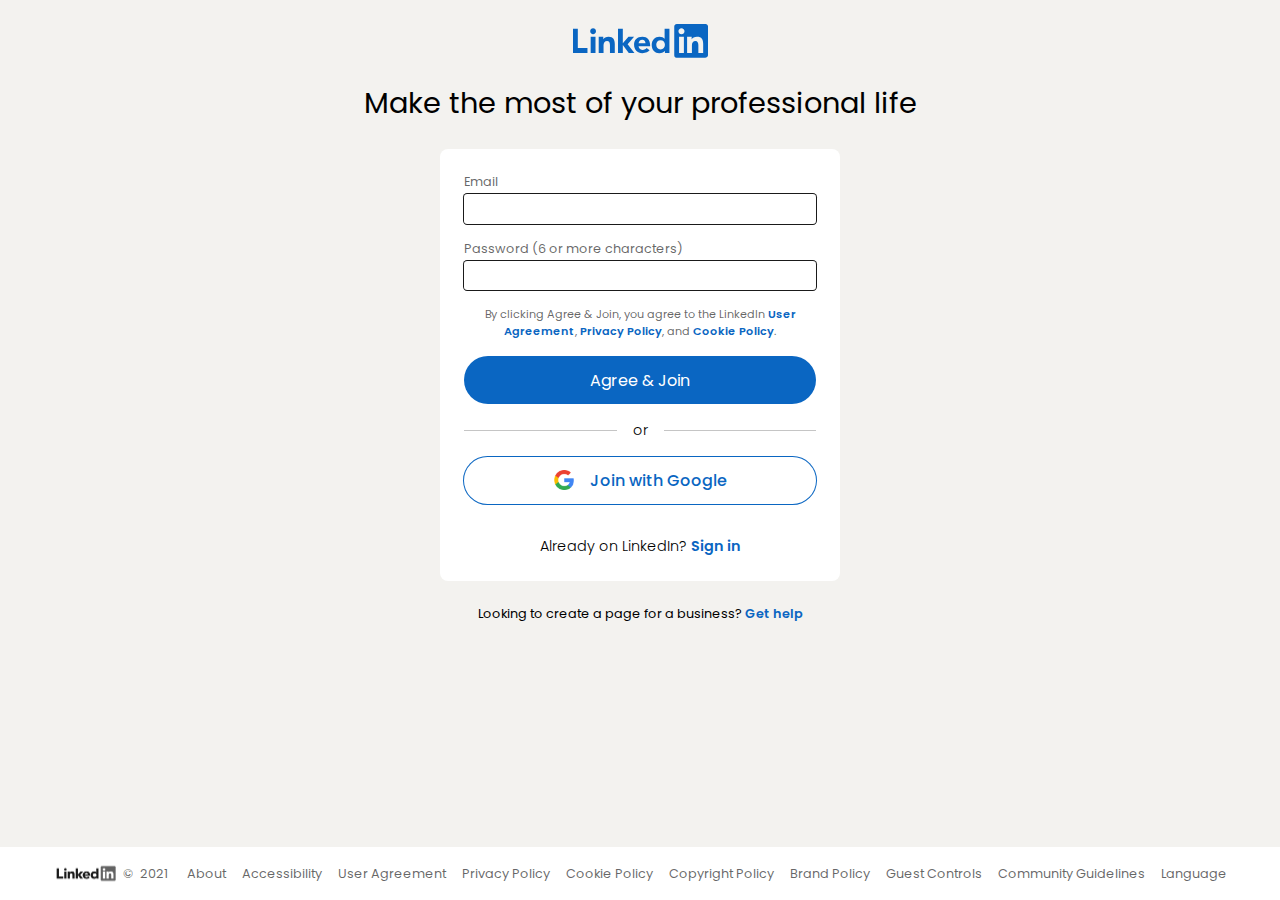
<file: signup.html>
<!DOCTYPE html>
<html lang="en">
    <head>
        <meta charset="UTF-8">
        <meta http-equiv="X-UA-Compatible" content="IE=edge">
        <meta name="viewport" content="width=device-width, initial-scale=1.0">
        <link rel="stylesheet" href="signupstyle.css">
        <title>Linkedin Signup Page Clone</title>
    </head>
    <body>
        <section>
            <svg xmlns="http://www.w3.org/2000/svg" xmlns:xlink="http://www.w3.org/1999/xlink" viewBox="0 0 84 21" preserveAspectRatio="xMinYMin meet" version="1.1" focusable="false" class="lazy-loaded">
                <g class="inbug" stroke="none" stroke-width="1" fill="none" fill-rule="evenodd">
                    <path
                        d="M19.479,0 L1.583,0 C0.727,0 0,0.677 0,1.511 L0,19.488 C0,20.323 0.477,21 1.333,21 L19.229,21 C20.086,21 21,20.323 21,19.488 L21,1.511 C21,0.677 20.336,0 19.479,0"
                        class="bug-text-color" transform="translate(63.000000, 0.000000)"></path>
                    <path
                        d="M82.479,0 L64.583,0 C63.727,0 63,0.677 63,1.511 L63,19.488 C63,20.323 63.477,21 64.333,21 L82.229,21 C83.086,21 84,20.323 84,19.488 L84,1.511 C84,0.677 83.336,0 82.479,0 Z M71,8 L73.827,8 L73.827,9.441 L73.858,9.441 C74.289,8.664 75.562,7.875 77.136,7.875 C80.157,7.875 81,9.479 81,12.45 L81,18 L78,18 L78,12.997 C78,11.667 77.469,10.5 76.227,10.5 C74.719,10.5 74,11.521 74,13.197 L74,18 L71,18 L71,8 Z M66,18 L69,18 L69,8 L66,8 L66,18 Z M69.375,4.5 C69.375,5.536 68.536,6.375 67.5,6.375 C66.464,6.375 65.625,5.536 65.625,4.5 C65.625,3.464 66.464,2.625 67.5,2.625 C68.536,2.625 69.375,3.464 69.375,4.5 Z"
                        class="background" fill="#0a66c2"></path>
                </g>
                <g class="linkedin-text">
                    <path
                        d="M60,18 L57.2,18 L57.2,16.809 L57.17,16.809 C56.547,17.531 55.465,18.125 53.631,18.125 C51.131,18.125 48.978,16.244 48.978,13.011 C48.978,9.931 51.1,7.875 53.725,7.875 C55.35,7.875 56.359,8.453 56.97,9.191 L57,9.191 L57,3 L60,3 L60,18 Z M54.479,10.125 C52.764,10.125 51.8,11.348 51.8,12.974 C51.8,14.601 52.764,15.875 54.479,15.875 C56.196,15.875 57.2,14.634 57.2,12.974 C57.2,11.268 56.196,10.125 54.479,10.125 L54.479,10.125 Z"
                        fill="#0a66c2"></path>
                    <path
                        d="M47.6611,16.3889 C46.9531,17.3059 45.4951,18.1249 43.1411,18.1249 C40.0001,18.1249 38.0001,16.0459 38.0001,12.7779 C38.0001,9.8749 39.8121,7.8749 43.2291,7.8749 C46.1801,7.8749 48.0001,9.8129 48.0001,13.2219 C48.0001,13.5629 47.9451,13.8999 47.9451,13.8999 L40.8311,13.8999 L40.8481,14.2089 C41.0451,15.0709 41.6961,16.1249 43.1901,16.1249 C44.4941,16.1249 45.3881,15.4239 45.7921,14.8749 L47.6611,16.3889 Z M45.1131,11.9999 C45.1331,10.9449 44.3591,9.8749 43.1391,9.8749 C41.6871,9.8749 40.9121,11.0089 40.8311,11.9999 L45.1131,11.9999 Z"
                        fill="#0a66c2"></path>
                    <polygon fill="#0a66c2"
                        points="38 8 34.5 8 31 12 31 3 28 3 28 18 31 18 31 13 34.699 18 38.241 18 34 12.533"></polygon>
                    <path
                        d="M16,8 L18.827,8 L18.827,9.441 L18.858,9.441 C19.289,8.664 20.562,7.875 22.136,7.875 C25.157,7.875 26,9.792 26,12.45 L26,18 L23,18 L23,12.997 C23,11.525 22.469,10.5 21.227,10.5 C19.719,10.5 19,11.694 19,13.197 L19,18 L16,18 L16,8 Z"
                        fill="#0a66c2"></path>
                    <path
                        d="M11,18 L14,18 L14,8 L11,8 L11,18 Z M12.501,6.3 C13.495,6.3 14.3,5.494 14.3,4.5 C14.3,3.506 13.495,2.7 12.501,2.7 C11.508,2.7 10.7,3.506 10.7,4.5 C10.7,5.494 11.508,6.3 12.501,6.3 Z"
                        fill="#0a66c2"></path>
                    <polygon fill="#0a66c2" points="3 3 0 3 0 18 9 18 9 15 3 15"></polygon>
                </g>
            </svg>
            <h2>Make the most of your professional life</h2>
            <form>
                <div class="form_group">
                    <label for="email">Email</label>
                    <input type="email" id="email" autocomplete="off">
                </div>
                <div class="form_group">
                    <label for="password">Password (6 or more characters)</label>
                    <input type="password" id="password">
                </div>
                <p>By clicking Agree & Join, you agree to the LinkedIn <a href="#">User Agreement</a>, <a href="#">Privacy Policy</a>, and <a href="#">Cookie Policy</a>.</p>
                <button class="join-btn"><a href="./index.html" class="join-btn">Agree & Join</a></button>
                <div class="separator">
                    <div class="line"></div>
                    <h4>or</h4>
                    <div class="line"></div>
                </div>
                <button class="google-btn">
                    <img src="google-logo.png">
                    Join with Google
                </button>
                <p class="signin-para">Already on LinkedIn? <a href="./index.html">Sign in</a></p>
            </form>
            <p class="get-help">Looking to create a page for a business? <a href="#">Get help</a></p>
        </section>
        <footer>
            <div class="copyright">
                <img src="logo.png">
                <p>&copy;</p>
                <p>2021</p>
            </div>
            <a href="#">About</a>
            <a href="#">Accessibility</a>
            <a href="#">User Agreement</a>
            <a href="#">Privacy Policy</a>
            <a href="#">Cookie Policy</a>
            <a href="#">Copyright Policy</a>
            <a href="#">Brand Policy</a>
            <a href="#">Guest Controls</a>
            <a href="#">Community Guidelines</a>
            <a href="#">Language</a>
        </footer>
    </body>
</html>
</file>
<file: signupstyle.css>
@import url(https://fonts.googleapis.com/css?family=Poppins:100,100italic,200,200italic,300,300italic,regular,italic,500,500italic,600,600italic,700,700italic,800,800italic,900,900italic);
* {
    margin: 0;
    padding: 0;
    box-sizing: border-box;
    font-family: 'Poppins', sans-serif;
}
body {
    background-color: #f3f2ef;
    text-align: center;
}

section {
    display: flex;
    flex-direction: column;
    align-items: center;
    padding: 1.5rem;
}
section svg {
    width: 135px;
}
section h2 {
    font-weight: 400;
    margin: 1.5rem;
    font-size: 1.8rem;
}

form {
    background-color: #fff;
    width: 400px;
    border-radius: .5rem;
    padding: .5rem 1.5rem;
}
form input {
    width: 100%;
    padding: .3rem .7rem;
    border-radius: .2rem;
    border: none;
    outline: none;
    box-shadow: 0 0 0 1px #1a1a1a;
}
form input:focus {
    box-shadow: 0 0 0 2px #1a1a1a;
}
form label {
    display: block;
    text-align: left;
    color: #00000099;
    font-size: .8rem;
    margin-bottom: .2rem;
}
form .form_group {
    margin: 1rem 0;
}
form p {
    font-size: .7rem;
    color: #00000099;
    margin: 1rem 0;
}
form p a {
    font-weight: 600;
}
a {
    color: #0a66c2;
    text-decoration: none;
}
a:hover {
    text-decoration: underline;
}
form button {
    width: 100%;
    padding: .7rem;
    border-radius: 100vw;
    border: none;
    cursor: pointer;
}
form .join-btn {
    background-color: #0a66c2;
    color: #fff;
    font-size: 1rem;
    transition: 100ms ease-in-out background-color;
}
form .join-btn:hover {
    background-color: #0c4885;
}
.separator {
    display: flex;
    align-items: center;
    margin: 1rem 0;
    width: 100%;
}
.separator .line {
    height: 1px;
    flex: 1;
    background-color: #c5c5c5;
}
.separator h4 {
    padding: 0 1rem;
    font-size: .9rem;
    font-weight: 300;
}

form .google-btn {
    display: flex;
    align-items: center;
    justify-content: center;
    column-gap: 1rem;
    box-shadow: 0 0 0 1px #0a66c2;
    background-color: transparent;
    color: #0a66c2;
    font-weight: 500;
    font-size: 1rem;
    transition: 150ms ease-in-out box-shadow,
                150ms ease-in-out background-color;
}
form .google-btn:hover {
    box-shadow: 0 0 0 2px #0a66c2;
    background-color: rgba(10, 102, 194, .05);
}
form .google-btn img {
    height: 20px;
}
.signin-para {
    font-size: .9rem;
    color: #000;
    font-weight: 300;
    margin-top: 2rem;
}

.get-help {
    font-size: .8rem;
    margin-top: 1.5rem;
}
.get-help a {
    font-weight: 600;
}

footer {
    display: flex;
    align-items: center;
    justify-content: center;
    position: absolute;
    bottom: 0;
    width: 100%;
    background-color: #fff;
    padding: .6rem 0;
}
.copyright {
    display: flex;
    align-items: center;
    pointer-events: none;
}
.copyright * {
    margin: 0 .2rem;
}
.copyright img {
    width: 60px;
    filter: grayscale(100%);
}
footer * {
    color: #00000099;
    font-size: .8rem;
}
footer > * {
    margin: 0 .5rem;
}
footer > *:hover {
    color: #0a66c2;
}

/* AND THAT'S ALL */
</file>
